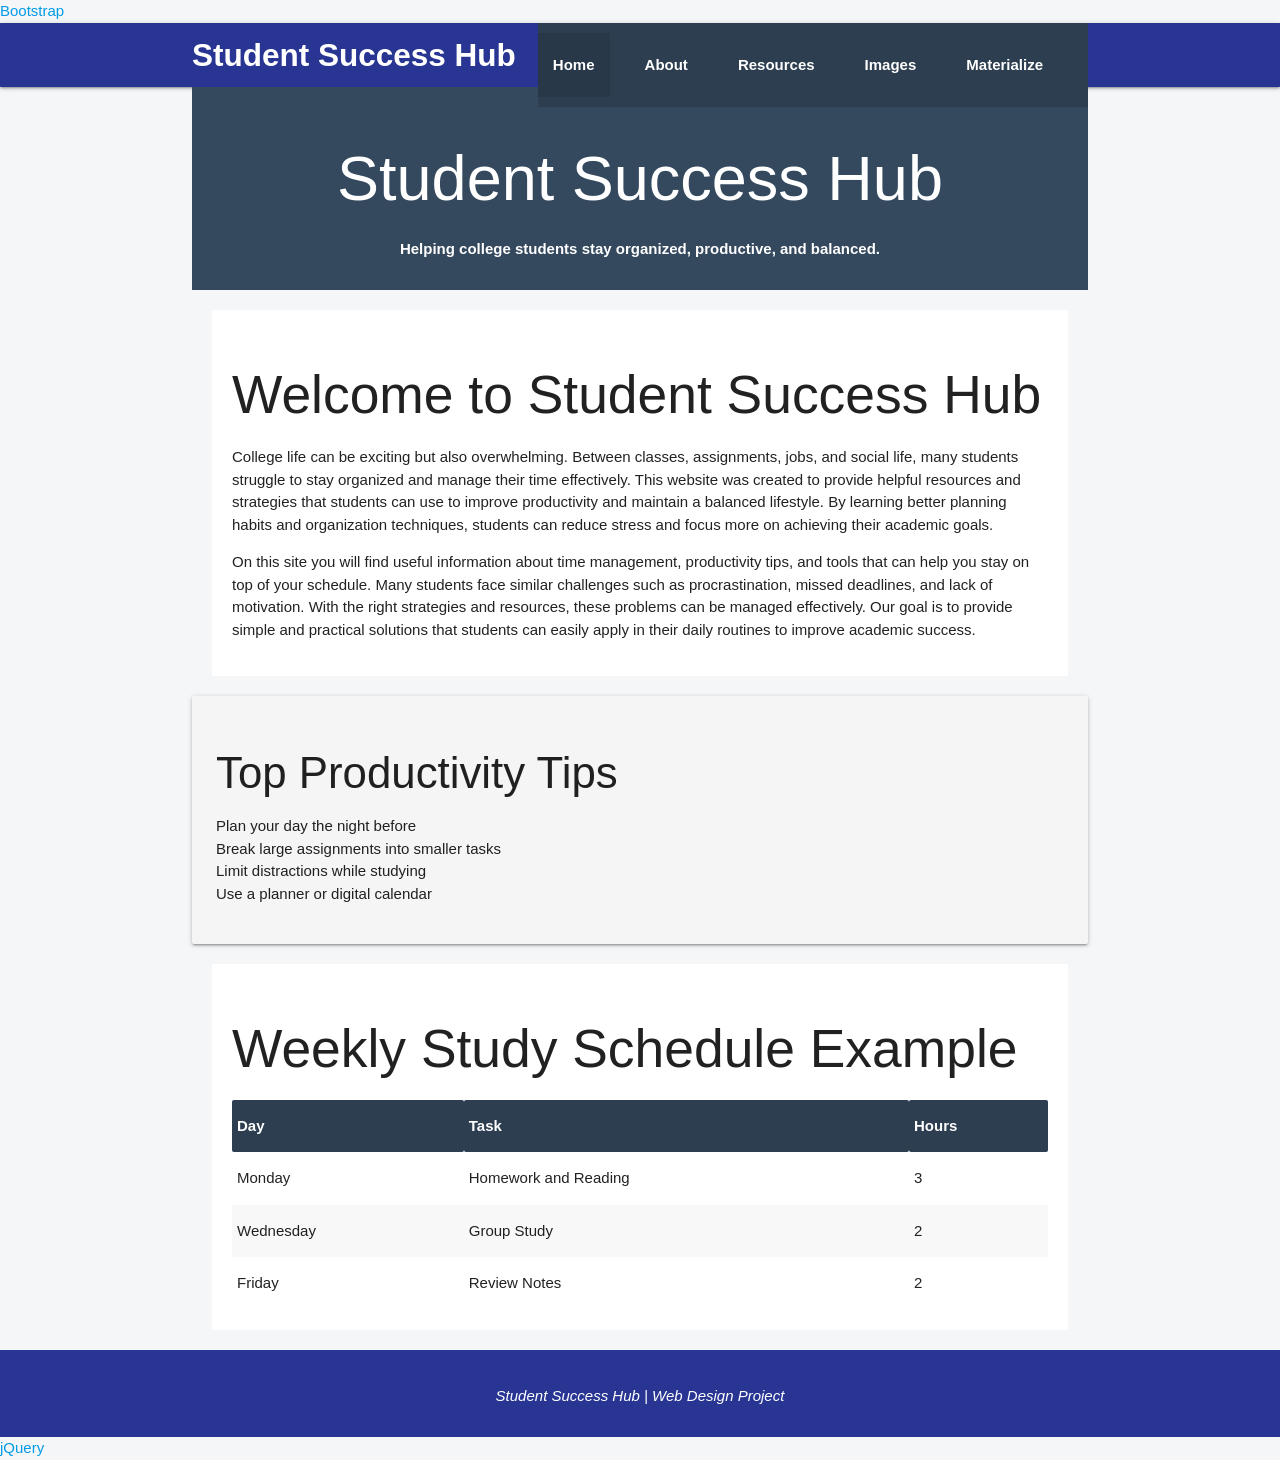
<file: index.html>
<!DOCTYPE html>
<html lang="en">

<head>
    <meta charset="UTF-8">
    <title>Student Success Hub</title>

    <!-- Your CSS -->
    <link rel="stylesheet" href="styles.css">

    <!-- Materialize CSS CDN -->
    <link rel="stylesheet" href="https://cdnjs.cloudflare.com/ajax/libs/materialize/1.0.0/css/materialize.min.css">

    <!-- Google Icons -->
    <link href="https://fonts.googleapis.com/icon?family=Material+Icons" rel="stylesheet">
</head>

<body>

    <!-- NAVBAR --> 
    <a href="bootstrap.html">Bootstrap</a>
    <nav class="indigo darken-3">
        <div class="nav-wrapper container">
            <a href="index.html" class="brand-logo">Student Success Hub</a>

            <a href="#" data-target="mobile-demo" class="sidenav-trigger">
                <i class="material-icons">menu</i>
            </a>

            <ul class="right hide-on-med-and-down">
                <li class="active"><a href="index.html">Home</a></li>
                <li><a href="about.html">About</a></li>
                <li><a href="resources.html">Resources</a></li>
                <li><a href="images.html">Images</a></li>
                <li><a href="materialize.html">Materialize</a></li>
            </ul>
        </div>
    </nav>

    <!-- MOBILE NAV -->
    <ul class="sidenav" id="mobile-demo">
        <li><a href="index.html">Home</a></li>
        <li><a href="about.html">About</a></li>
        <li><a href="resources.html">Resources</a></li>
        <li><a href="images.html">Images</a></li>
        <li><a href="materialize.html">Materialize</a></li>
    </ul>


    <header class="container section">
        <h1>Student Success Hub</h1>
        <p><b>Helping college students stay organized, productive, and balanced.</b></p>
    </header>

    <main class="container">

        <section>
            <h2>Welcome to Student Success Hub</h2>

            <p>
                College life can be exciting but also overwhelming. Between classes,
                assignments, jobs, and social life, many students struggle to stay
                organized and manage their time effectively. This website was created
                to provide helpful resources and strategies that students can use to
                improve productivity and maintain a balanced lifestyle. By learning
                better planning habits and organization techniques, students can
                reduce stress and focus more on achieving their academic goals.
            </p>

            <p>
                On this site you will find useful information about time management,
                productivity tips, and tools that can help you stay on top of your
                schedule. Many students face similar challenges such as procrastination,
                missed deadlines, and lack of motivation. With the right strategies and
                resources, these problems can be managed effectively. Our goal is to
                provide simple and practical solutions that students can easily apply
                in their daily routines to improve academic success.
            </p>
        </section>

        <aside class="card-panel grey lighten-4">
            <h3>Top Productivity Tips</h3>
            <ul>
                <li>Plan your day the night before</li>
                <li>Break large assignments into smaller tasks</li>
                <li>Limit distractions while studying</li>
                <li>Use a planner or digital calendar</li>
            </ul>
        </aside>

        <section>
            <h2>Weekly Study Schedule Example</h2>

            <table class="striped">
                <tr>
                    <th>Day</th>
                    <th>Task</th>
                    <th>Hours</th>
                </tr>

                <tr>
                    <td>Monday</td>
                    <td>Homework and Reading</td>
                    <td>3</td>
                </tr>

                <tr>
                    <td>Wednesday</td>
                    <td>Group Study</td>
                    <td>2</td>
                </tr>

                <tr>
                    <td>Friday</td>
                    <td>Review Notes</td>
                    <td>2</td>
                </tr>
            </table>
        </section>

    </main>

    <footer class="page-footer indigo darken-3">
        <div class="container center">
            <p><i>Student Success Hub | Web Design Project</i></p>
        </div>
    </footer>


    <!-- Materialize JS CDN -->
    <script src="https://cdnjs.cloudflare.com/ajax/libs/materialize/1.0.0/js/materialize.min.js"></script>

    <!-- Initialize Mobile Menu -->
    <script>
        document.addEventListener('DOMContentLoaded', function () {
            var elems = document.querySelectorAll('.sidenav');
            M.Sidenav.init(elems);
        });
    </script>

</body>

</html> 
<a href="jquery.html">jQuery</a>
</file>
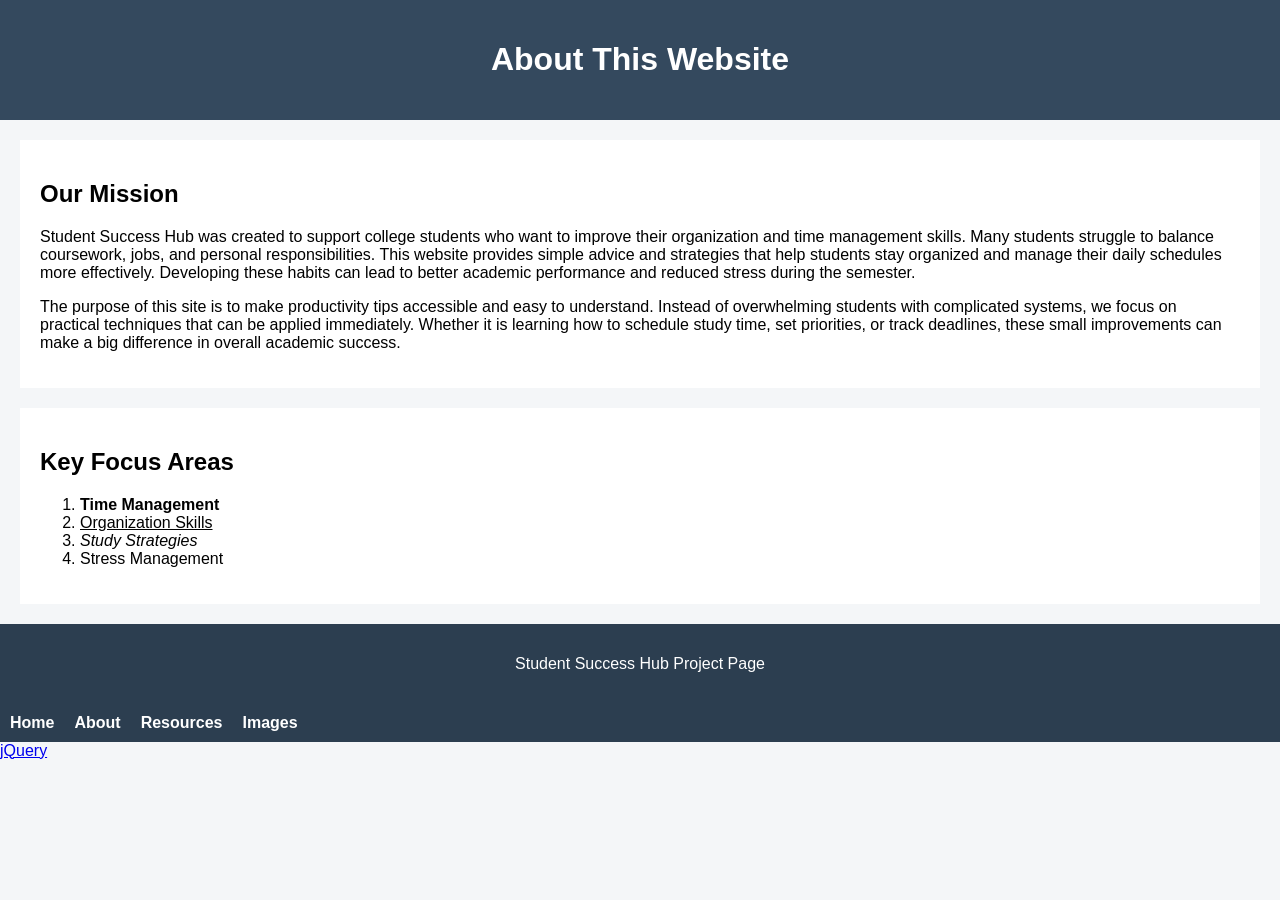
<file: about.html>
<!DOCTYPE html>
<html lang="en">

<head>
    <meta charset="UTF-8">
    <title>About Student Success Hub</title>
    <link rel="stylesheet" href="styles.css">
</head>

<body>

<header>
    <h1>About This Website</h1>
</header>

<section>
    <h2>Our Mission</h2>

    <p>
        Student Success Hub was created to support college students who want
        to improve their organization and time management skills. Many students
        struggle to balance coursework, jobs, and personal responsibilities.
        This website provides simple advice and strategies that help students
        stay organized and manage their daily schedules more effectively.
        Developing these habits can lead to better academic performance and
        reduced stress during the semester.
    </p>

    <p>
        The purpose of this site is to make productivity tips accessible and
        easy to understand. Instead of overwhelming students with complicated
        systems, we focus on practical techniques that can be applied
        immediately. Whether it is learning how to schedule study time, set
        priorities, or track deadlines, these small improvements can make a
        big difference in overall academic success.
    </p>
</section>

<section>
    <h2>Key Focus Areas</h2>

    <ol>
        <li><b>Time Management</b></li>
        <li><u>Organization Skills</u></li>
        <li><i>Study Strategies</i></li>
        <li>Stress Management</li>
    </ol>
</section>

<footer>
    <p>Student Success Hub Project Page</p>
</footer>

</body>
</html> 
<nav>
<ul>
<li><a href="index.html">Home</a></li>
<li><a href="about.html">About</a></li>
<li><a href="resources.html">Resources</a></li>
<li><a href="images.html">Images</a></li>
</ul>
</nav>
<a href="jquery.html">jQuery</a>
</file>
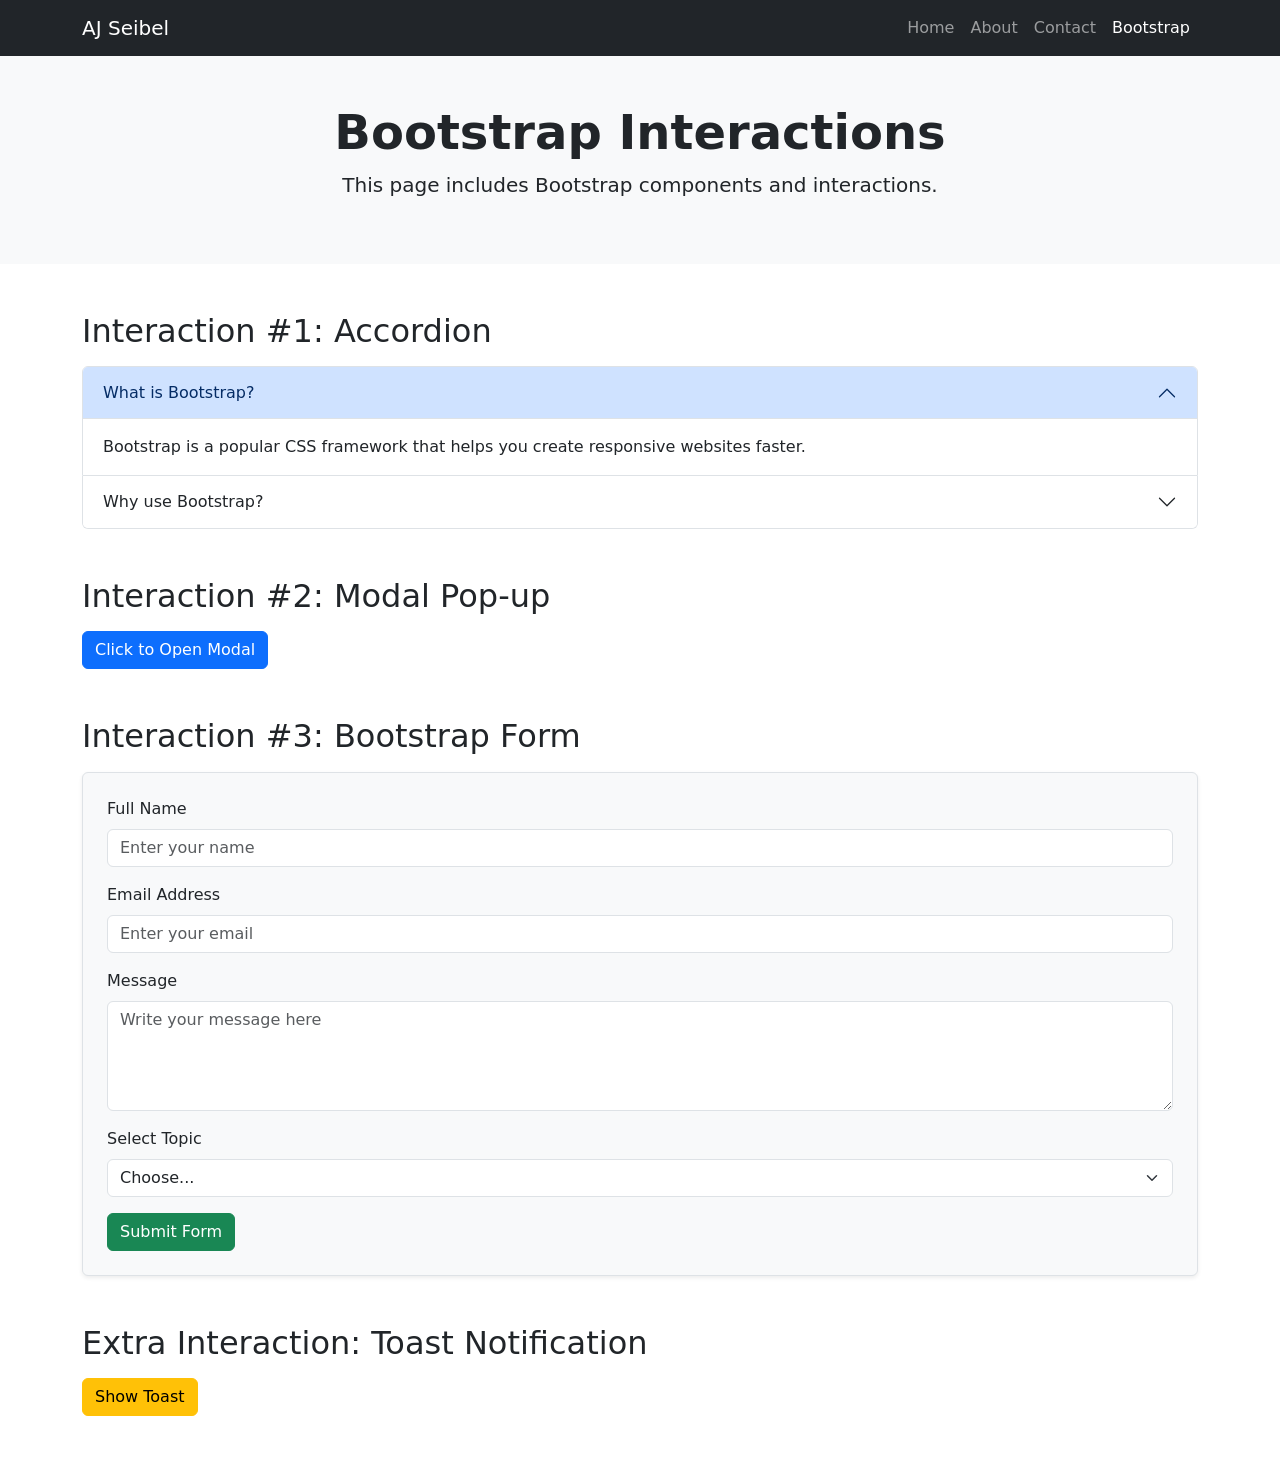
<file: bootstrap.html>
<!DOCTYPE html>
<html lang="en">
<head>
  <meta charset="UTF-8" />
  <meta name="viewport" content="width=device-width, initial-scale=1.0" />
  <title>Bootstrap Page</title>

  <!-- Bootstrap CSS -->
  <link href="https://cdn.jsdelivr.net/npm/bootstrap@5.3.3/dist/css/bootstrap.min.css" rel="stylesheet">

</head>
<body>

  <!-- NAVIGATION -->
  <nav class="navbar navbar-expand-lg navbar-dark bg-dark">
    <div class="container">
      <a class="navbar-brand" href="index.html">AJ Seibel</a>

      <button class="navbar-toggler" type="button" data-bs-toggle="collapse" data-bs-target="#mainNav">
        <span class="navbar-toggler-icon"></span>
      </button>

      <div class="collapse navbar-collapse" id="mainNav">
        <ul class="navbar-nav ms-auto">

          <li class="nav-item">
            <a class="nav-link" href="index.html">Home</a>
          </li>

          <li class="nav-item">
            <a class="nav-link" href="about.html">About</a>
          </li>

          <li class="nav-item">
            <a class="nav-link" href="contact.html">Contact</a>
          </li>

          <!-- NEW BOOTSTRAP PAGE LINK -->
          <li class="nav-item">
            <a class="nav-link active" href="bootstrap.html">Bootstrap</a>
          </li>

        </ul>
      </div>
    </div>
  </nav>

  <!-- PAGE HEADER -->
  <header class="bg-light py-5 text-center">
    <div class="container">
      <h1 class="display-5 fw-bold">Bootstrap Interactions</h1>
      <p class="lead">This page includes Bootstrap components and interactions.</p>
    </div>
  </header>

  <!-- MAIN CONTENT -->
  <main class="container my-5">

    <!-- Interaction 1: Accordion -->
    <section class="mb-5">
      <h2 class="mb-3">Interaction #1: Accordion</h2>

      <div class="accordion" id="accordionExample">

        <div class="accordion-item">
          <h2 class="accordion-header">
            <button class="accordion-button" type="button" data-bs-toggle="collapse" data-bs-target="#collapseOne">
              What is Bootstrap?
            </button>
          </h2>
          <div id="collapseOne" class="accordion-collapse collapse show" data-bs-parent="#accordionExample">
            <div class="accordion-body">
              Bootstrap is a popular CSS framework that helps you create responsive websites faster.
            </div>
          </div>
        </div>

        <div class="accordion-item">
          <h2 class="accordion-header">
            <button class="accordion-button collapsed" type="button" data-bs-toggle="collapse" data-bs-target="#collapseTwo">
              Why use Bootstrap?
            </button>
          </h2>
          <div id="collapseTwo" class="accordion-collapse collapse" data-bs-parent="#accordionExample">
            <div class="accordion-body">
              Bootstrap gives you prebuilt components like navbars, buttons, forms, and layout grids.
            </div>
          </div>
        </div>

      </div>
    </section>

    <!-- Interaction 2: Modal -->
    <section class="mb-5">
      <h2 class="mb-3">Interaction #2: Modal Pop-up</h2>

      <button type="button" class="btn btn-primary" data-bs-toggle="modal" data-bs-target="#exampleModal">
        Click to Open Modal
      </button>

      <div class="modal fade" id="exampleModal" tabindex="-1">
        <div class="modal-dialog">
          <div class="modal-content">

            <div class="modal-header">
              <h5 class="modal-title">Bootstrap Modal</h5>
              <button type="button" class="btn-close" data-bs-dismiss="modal"></button>
            </div>

            <div class="modal-body">
              This is a Bootstrap modal interaction. It pops up when you click the button.
            </div>

            <div class="modal-footer">
              <button type="button" class="btn btn-secondary" data-bs-dismiss="modal">Close</button>
            </div>

          </div>
        </div>
      </div>
    </section>

    <!-- Interaction 3: Bootstrap Form -->
    <section class="mb-5">
      <h2 class="mb-3">Interaction #3: Bootstrap Form</h2>

      <form class="border p-4 rounded shadow-sm bg-light">

        <div class="mb-3">
          <label for="name" class="form-label">Full Name</label>
          <input type="text" class="form-control" id="name" placeholder="Enter your name">
        </div>

        <div class="mb-3">
          <label for="email" class="form-label">Email Address</label>
          <input type="email" class="form-control" id="email" placeholder="Enter your email">
        </div>

        <div class="mb-3">
          <label for="message" class="form-label">Message</label>
          <textarea class="form-control" id="message" rows="4" placeholder="Write your message here"></textarea>
        </div>

        <div class="mb-3">
          <label class="form-label">Select Topic</label>
          <select class="form-select">
            <option selected>Choose...</option>
            <option value="1">Web Design</option>
            <option value="2">Bootstrap</option>
            <option value="3">GitHub Pages</option>
          </select>
        </div>

        <button type="submit" class="btn btn-success">Submit Form</button>
      </form>
    </section>

    <!-- Interaction 4: Toast (extra interaction) -->
    <section>
      <h2 class="mb-3">Extra Interaction: Toast Notification</h2>

      <button type="button" class="btn btn-warning" id="toastBtn">
        Show Toast
      </button>

      <div class="toast-container position-fixed bottom-0 end-0 p-3">
        <div id="liveToast" class="toast" role="alert">
          <div class="toast-header">
            <strong class="me-auto">Bootstrap Toast</strong>
            <small>Just now</small>
            <button type="button" class="btn-close" data-bs-dismiss="toast"></button>
          </div>
          <div class="toast-body">
            This is a toast notification interaction!
          </div>
        </div>
      </div>

    </section>

  </main>

  <!-- Bootstrap JavaScript -->
  <script src="https://cdn.jsdelivr.net/npm/bootstrap@5.3.3/dist/js/bootstrap.bundle.min.js"></script>

  <!-- Toast Script -->
  <script>
    const toastTrigger = document.getElementById('toastBtn');
    const toastLiveExample = document.getElementById('liveToast');

    if (toastTrigger) {
      toastTrigger.addEventListener('click', () => {
        const toast = new bootstrap.Toast(toastLiveExample);
        toast.show();
      });
    }
  </script>

</body>
</html>
</file>
<file: styles.css>
body{
font-family: Arial, sans-serif;
background-color:#f4f6f8;
margin:0;
}
nav ul{
display:flex;
list-style:none;
background:#2c3e50;
margin:0;
padding:10px;
}
nav li{
margin-right:20px;
}
nav a{
color:white;
text-decoration:none;
font-weight:bold;
}
nav a:hover{
text-decoration:underline;
}
header{
text-align:center;
padding:20px;
background:#34495e;
color:white;
}
section{
padding:20px;
background:white;
margin:20px;
}
.main-img{
width:60%;
display:block;
margin:20px auto;
border-radius:10px;
}
table{
width:100%;
border-collapse:collapse;
}
table, th, td{
border:1px solid black;
}
th{
background:#2c3e50;
color:white;
padding:10px;
}
td{
padding:10px;
}
button{
padding:10px 15px;
margin-top:10px;
cursor:pointer;
}
footer{
text-align:center;
background:#2c3e50;
color:white;
padding:15px;
}
.image-gallery{
display:flex;
justify-content:center;
gap:20px;
flex-wrap:wrap;
margin-top:20px;
}
.image-gallery img{
width:300px;
border-radius:10px;
box-shadow:0px 4px 10px rgba(0,0,0,0.2);
}
<a href="jquery.html">jQuery</a>
</file>
